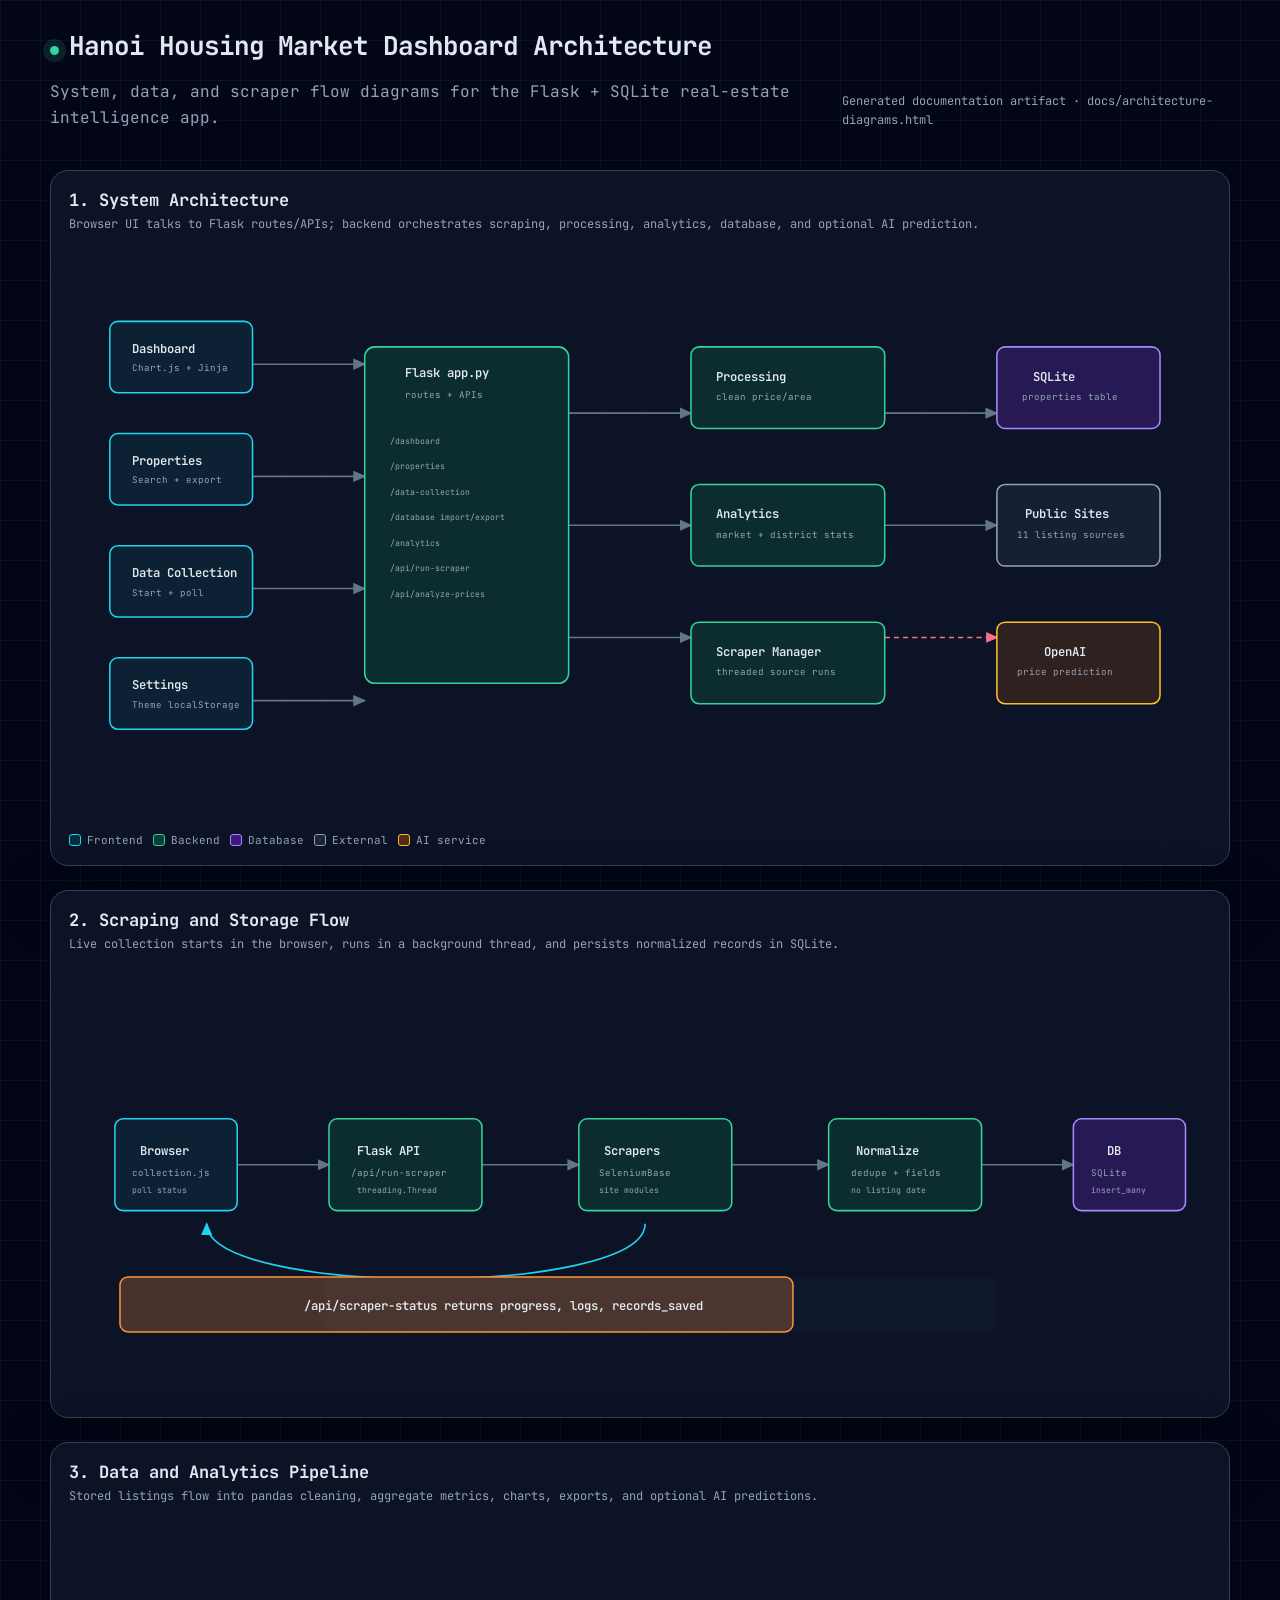
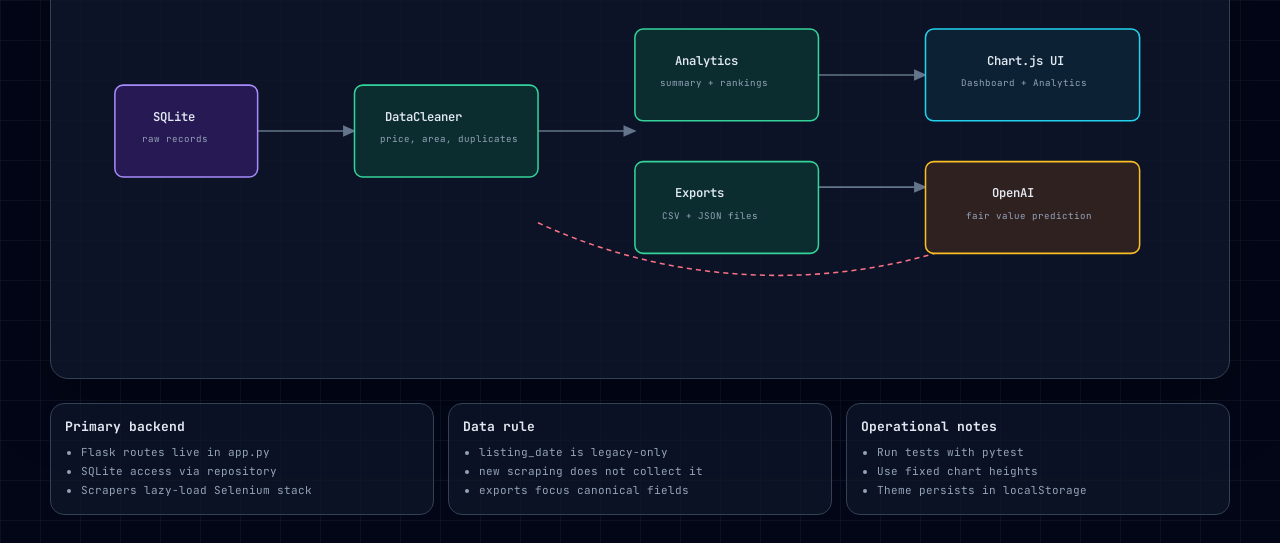
<file: housing-market-dashboard/docs/architecture-diagrams.html>
<!doctype html>
<html lang="en">

<head>
  <meta charset="utf-8" />
  <meta name="viewport" content="width=device-width, initial-scale=1" />
  <title>Hanoi Housing Market Dashboard · Architecture Diagrams</title>
  <style>
    @import url('https://fonts.googleapis.com/css2?family=JetBrains+Mono:wght@400;600;700&display=swap');

    :root {
      --bg: #020617;
      --panel: #0f172a;
      --line: #1e293b;
      --text: #e2e8f0;
      --muted: #94a3b8;
      --cyan: #22d3ee;
      --green: #34d399;
      --violet: #a78bfa;
      --amber: #fbbf24;
      --rose: #fb7185;
      --orange: #fb923c;
    }

    * {
      box-sizing: border-box
    }

    body {
      margin: 0;
      background: var(--bg);
      color: var(--text);
      font-family: 'JetBrains Mono', monospace;
      padding: 28px;
      background-image: linear-gradient(#1e293b55 1px, transparent 1px), linear-gradient(90deg, #1e293b55 1px, transparent 1px);
      background-size: 40px 40px;
    }

    header {
      max-width: 1180px;
      margin: 0 auto 24px;
      display: flex;
      justify-content: space-between;
      gap: 20px;
      align-items: flex-end
    }

    h1 {
      margin: 0;
      font-size: 26px;
      letter-spacing: -.04em
    }

    p {
      color: var(--muted);
      line-height: 1.6
    }

    .dot {
      display: inline-block;
      width: 9px;
      height: 9px;
      border-radius: 50%;
      background: var(--green);
      box-shadow: 0 0 0 7px #34d39922;
      margin-right: 10px;
      animation: pulse 1.8s infinite
    }

    @keyframes pulse {
      50% {
        box-shadow: 0 0 0 12px #34d39900
      }
    }

    .wrap {
      max-width: 1180px;
      margin: 0 auto;
      display: grid;
      gap: 24px
    }

    .diagram {
      background: rgba(15, 23, 42, .82);
      border: 1px solid #334155;
      border-radius: 18px;
      padding: 18px;
      box-shadow: 0 24px 70px rgba(0, 0, 0, .28)
    }

    h2 {
      margin: 0 0 4px;
      font-size: 17px
    }

    .sub {
      margin: 0 0 16px;
      font-size: 12px
    }

    .cards {
      display: grid;
      grid-template-columns: repeat(3, 1fr);
      gap: 14px
    }

    .card {
      background: rgba(15, 23, 42, .72);
      border: 1px solid #334155;
      border-radius: 14px;
      padding: 14px
    }

    .card h3 {
      font-size: 13px;
      margin: 0 0 8px
    }

    .card ul {
      margin: 0;
      padding-left: 16px;
      color: var(--muted);
      font-size: 11px;
      line-height: 1.7
    }

    .legend {
      display: flex;
      flex-wrap: wrap;
      gap: 10px;
      margin-top: 12px;
      font-size: 11px;
      color: var(--muted)
    }

    .legend span {
      display: inline-flex;
      align-items: center;
      gap: 6px
    }

    .sw {
      width: 12px;
      height: 12px;
      border-radius: 3px;
      display: inline-block
    }

    .front {
      background: rgba(8, 51, 68, .8);
      border: 1px solid var(--cyan)
    }

    .back {
      background: rgba(6, 78, 59, .8);
      border: 1px solid var(--green)
    }

    .db {
      background: rgba(76, 29, 149, .8);
      border: 1px solid var(--violet)
    }

    .ext {
      background: rgba(30, 41, 59, .9);
      border: 1px solid var(--muted)
    }

    .ai {
      background: rgba(120, 53, 15, .7);
      border: 1px solid var(--amber)
    }

    svg {
      width: 100%;
      height: auto;
      display: block
    }

    .label {
      font: 600 12px 'JetBrains Mono';
      fill: #e2e8f0
    }

    .small {
      font: 400 9px 'JetBrains Mono';
      fill: #94a3b8
    }

    .tiny {
      font: 400 8px 'JetBrains Mono';
      fill: #94a3b8
    }

    .box-bg {
      fill: #0f172a
    }

    .frontend {
      fill: rgba(8, 51, 68, .4);
      stroke: #22d3ee;
      stroke-width: 1.5
    }

    .backend {
      fill: rgba(6, 78, 59, .4);
      stroke: #34d399;
      stroke-width: 1.5
    }

    .database {
      fill: rgba(76, 29, 149, .4);
      stroke: #a78bfa;
      stroke-width: 1.5
    }

    .external {
      fill: rgba(30, 41, 59, .55);
      stroke: #94a3b8;
      stroke-width: 1.5
    }

    .cloud {
      fill: rgba(120, 53, 15, .32);
      stroke: #fbbf24;
      stroke-width: 1.5
    }

    .bus {
      fill: rgba(251, 146, 60, .25);
      stroke: #fb923c;
      stroke-width: 1.5
    }

    .arrow {
      stroke: #64748b;
      stroke-width: 1.6;
      fill: none;
      marker-end: url(#arrow)
    }

    .arrow2 {
      stroke: #22d3ee;
      stroke-width: 1.6;
      fill: none;
      marker-end: url(#arrowC)
    }

    .dash {
      stroke: #fb7185;
      stroke-width: 1.5;
      fill: none;
      stroke-dasharray: 5 4;
      marker-end: url(#arrowR)
    }

    @media(max-width:800px) {
      body {
        padding: 16px
      }

      header {
        display: block
      }

      .cards {
        grid-template-columns: 1fr
      }
    }
  </style>
</head>

<body>
  <header>
    <div>
      <h1><span class="dot"></span>Hanoi Housing Market Dashboard Architecture</h1>
      <p>System, data, and scraper flow diagrams for the Flask + SQLite real-estate intelligence app.</p>
    </div>
    <p class="sub">Generated documentation artifact · docs/architecture-diagrams.html</p>
  </header>
  <main class="wrap">
    <section class="diagram">
      <h2>1. System Architecture</h2>
      <p class="sub">Browser UI talks to Flask routes/APIs; backend orchestrates scraping, processing, analytics,
        database, and optional AI prediction.</p>
      <svg viewBox="0 0 1120 560" role="img" aria-label="System architecture diagram">
        <defs>
          <marker id="arrow" markerWidth="8" markerHeight="8" refX="7" refY="3.5" orient="auto">
            <polygon points="0 0,8 3.5,0 7" fill="#64748b" />
          </marker>
          <marker id="arrowC" markerWidth="8" markerHeight="8" refX="7" refY="3.5" orient="auto">
            <polygon points="0 0,8 3.5,0 7" fill="#22d3ee" />
          </marker>
          <marker id="arrowR" markerWidth="8" markerHeight="8" refX="7" refY="3.5" orient="auto">
            <polygon points="0 0,8 3.5,0 7" fill="#fb7185" />
          </marker>
        </defs>
        <path class="arrow" d="M180 112 H290" />
        <path class="arrow" d="M180 222 H290" />
        <path class="arrow" d="M180 332 H290" />
        <path class="arrow" d="M180 442 H290" />
        <path class="arrow" d="M490 160 H610" />
        <path class="arrow" d="M490 270 H610" />
        <path class="arrow" d="M490 380 H610" />
        <path class="arrow" d="M800 160 H910" />
        <path class="arrow" d="M800 270 H910" />
        <path class="dash" d="M800 380 H910" />
        <rect class="box-bg" x="40" y="70" width="140" height="70" rx="8" />
        <rect class="frontend" x="40" y="70" width="140" height="70" rx="8" /><text class="label" x="62"
          y="101">Dashboard</text><text class="small" x="62" y="119">Chart.js + Jinja</text>
        <rect class="box-bg" x="40" y="180" width="140" height="70" rx="8" />
        <rect class="frontend" x="40" y="180" width="140" height="70" rx="8" /><text class="label" x="62"
          y="211">Properties</text><text class="small" x="62" y="229">Search + export</text>
        <rect class="box-bg" x="40" y="290" width="140" height="70" rx="8" />
        <rect class="frontend" x="40" y="290" width="140" height="70" rx="8" /><text class="label" x="62" y="321">Data
          Collection</text><text class="small" x="62" y="339">Start + poll</text>
        <rect class="box-bg" x="40" y="400" width="140" height="70" rx="8" />
        <rect class="frontend" x="40" y="400" width="140" height="70" rx="8" /><text class="label" x="62"
          y="431">Settings</text><text class="small" x="62" y="449">Theme localStorage</text>
        <rect class="box-bg" x="290" y="95" width="200" height="330" rx="10" />
        <rect class="backend" x="290" y="95" width="200" height="330" rx="10" /><text class="label" x="330"
          y="125">Flask app.py</text><text class="small" x="330" y="145">routes + APIs</text><text class="tiny" x="315"
          y="190">/dashboard</text><text class="tiny" x="315" y="215">/properties</text><text class="tiny" x="315"
          y="240">/data-collection</text><text class="tiny" x="315" y="265">/database import/export</text><text
          class="tiny" x="315" y="290">/analytics</text><text class="tiny" x="315" y="315">/api/run-scraper</text><text
          class="tiny" x="315" y="340">/api/analyze-prices</text>
        <rect class="box-bg" x="610" y="95" width="190" height="80" rx="8" />
        <rect class="backend" x="610" y="95" width="190" height="80" rx="8" /><text class="label" x="635"
          y="128">Processing</text><text class="small" x="635" y="147">clean price/area</text>
        <rect class="box-bg" x="610" y="230" width="190" height="80" rx="8" />
        <rect class="backend" x="610" y="230" width="190" height="80" rx="8" /><text class="label" x="635"
          y="263">Analytics</text><text class="small" x="635" y="282">market + district stats</text>
        <rect class="box-bg" x="610" y="365" width="190" height="80" rx="8" />
        <rect class="backend" x="610" y="365" width="190" height="80" rx="8" /><text class="label" x="635"
          y="398">Scraper Manager</text><text class="small" x="635" y="417">threaded source runs</text>
        <rect class="box-bg" x="910" y="95" width="160" height="80" rx="8" />
        <rect class="database" x="910" y="95" width="160" height="80" rx="8" /><text class="label" x="945"
          y="128">SQLite</text><text class="small" x="935" y="147">properties table</text>
        <rect class="box-bg" x="910" y="230" width="160" height="80" rx="8" />
        <rect class="external" x="910" y="230" width="160" height="80" rx="8" /><text class="label" x="938"
          y="263">Public Sites</text><text class="small" x="930" y="282">11 listing sources</text>
        <rect class="box-bg" x="910" y="365" width="160" height="80" rx="8" />
        <rect class="cloud" x="910" y="365" width="160" height="80" rx="8" /><text class="label" x="956"
          y="398">OpenAI</text><text class="small" x="930" y="417">price prediction</text>
      </svg>
      <div class="legend"><span><i class="sw front"></i>Frontend</span><span><i
            class="sw back"></i>Backend</span><span><i class="sw db"></i>Database</span><span><i
            class="sw ext"></i>External</span><span><i class="sw ai"></i>AI service</span></div>
    </section>

    <section class="diagram">
      <h2>2. Scraping and Storage Flow</h2>
      <p class="sub">Live collection starts in the browser, runs in a background thread, and persists normalized records
        in SQLite.</p>
      <svg viewBox="0 0 1120 420" role="img" aria-label="Scraping and storage flow diagram">
        <defs>
          <marker id="arrowS" markerWidth="8" markerHeight="8" refX="7" refY="3.5" orient="auto">
            <polygon points="0 0,8 3.5,0 7" fill="#64748b" />
          </marker>
        </defs>
        <path class="arrow" marker-end="url(#arrowS)" d="M165 190 H255" />
        <path class="arrow" marker-end="url(#arrowS)" d="M405 190 H500" />
        <path class="arrow" marker-end="url(#arrowS)" d="M650 190 H745" />
        <path class="arrow" marker-end="url(#arrowS)" d="M895 190 H985" />
        <path class="arrow2" marker-end="url(#arrowS)" d="M565 248 C565 320 135 320 135 248" />
        <rect class="box-bg" x="45" y="145" width="120" height="90" rx="8" />
        <rect class="frontend" x="45" y="145" width="120" height="90" rx="8" /><text class="label" x="70"
          y="180">Browser</text><text class="small" x="62" y="201">collection.js</text><text class="tiny" x="62"
          y="218">poll status</text>
        <rect class="box-bg" x="255" y="145" width="150" height="90" rx="8" />
        <rect class="backend" x="255" y="145" width="150" height="90" rx="8" /><text class="label" x="282" y="180">Flask
          API</text><text class="small" x="277" y="201">/api/run-scraper</text><text class="tiny" x="282"
          y="218">threading.Thread</text>
        <rect class="box-bg" x="500" y="145" width="150" height="90" rx="8" />
        <rect class="backend" x="500" y="145" width="150" height="90" rx="8" /><text class="label" x="525"
          y="180">Scrapers</text><text class="small" x="520" y="201">SeleniumBase</text><text class="tiny" x="520"
          y="218">site modules</text>
        <rect class="box-bg" x="745" y="145" width="150" height="90" rx="8" />
        <rect class="backend" x="745" y="145" width="150" height="90" rx="8" /><text class="label" x="772"
          y="180">Normalize</text><text class="small" x="767" y="201">dedupe + fields</text><text class="tiny" x="767"
          y="218">no listing date</text>
        <rect class="box-bg" x="985" y="145" width="110" height="90" rx="8" />
        <rect class="database" x="985" y="145" width="110" height="90" rx="8" /><text class="label" x="1018"
          y="180">DB</text><text class="small" x="1002" y="201">SQLite</text><text class="tiny" x="1002"
          y="218">insert_many</text>
        <rect class="box-bg" x="250" y="300" width="660" height="54" rx="8" />
        <rect class="bus" x="50" y="300" width="660" height="54" rx="8" /><text class="label" x="230"
          y="332">/api/scraper-status returns progress, logs, records_saved</text>
      </svg>
    </section>

    <section class="diagram">
      <h2>3. Data and Analytics Pipeline</h2>
      <p class="sub">Stored listings flow into pandas cleaning, aggregate metrics, charts, exports, and optional AI
        predictions.</p>
      <svg viewBox="0 0 1120 430" role="img" aria-label="Data and analytics pipeline diagram">
        <defs>
          <marker id="arrowP" markerWidth="8" markerHeight="8" refX="7" refY="3.5" orient="auto">
            <polygon points="0 0,8 3.5,0 7" fill="#64748b" />
          </marker>
        </defs>
        <path class="arrow" marker-end="url(#arrowP)" d="M185 205 H280" />
        <path class="arrow" marker-end="url(#arrowP)" d="M460 205 H555" />
        <path class="arrow" marker-end="url(#arrowP)" d="M735 150 H840" />
        <path class="arrow" marker-end="url(#arrowP)" d="M735 260 H840" />
        <path class="dash" marker-end="url(#arrowP)" d="M460 295 C600 360 755 360 880 315" />
        <rect class="box-bg" x="45" y="160" width="140" height="90" rx="8" />
        <rect class="database" x="45" y="160" width="140" height="90" rx="8" /><text class="label" x="82"
          y="195">SQLite</text><text class="small" x="72" y="216">raw records</text>
        <rect class="box-bg" x="280" y="160" width="180" height="90" rx="8" />
        <rect class="backend" x="280" y="160" width="180" height="90" rx="8" /><text class="label" x="310"
          y="195">DataCleaner</text><text class="small" x="305" y="216">price, area, duplicates</text>
        <rect class="box-bg" x="555" y="105" width="180" height="90" rx="8" />
        <rect class="backend" x="555" y="105" width="180" height="90" rx="8" /><text class="label" x="594"
          y="140">Analytics</text><text class="small" x="580" y="161">summary + rankings</text>
        <rect class="box-bg" x="555" y="235" width="180" height="90" rx="8" />
        <rect class="backend" x="555" y="235" width="180" height="90" rx="8" /><text class="label" x="594"
          y="270">Exports</text><text class="small" x="582" y="291">CSV + JSON files</text>
        <rect class="box-bg" x="840" y="105" width="210" height="90" rx="8" />
        <rect class="frontend" x="840" y="105" width="210" height="90" rx="8" /><text class="label" x="900"
          y="140">Chart.js UI</text><text class="small" x="875" y="161">Dashboard + Analytics</text>
        <rect class="box-bg" x="840" y="235" width="210" height="90" rx="8" />
        <rect class="cloud" x="840" y="235" width="210" height="90" rx="8" /><text class="label" x="905"
          y="270">OpenAI</text><text class="small" x="880" y="291">fair value prediction</text>
      </svg>
    </section>

    <section class="cards">
      <div class="card">
        <h3>Primary backend</h3>
        <ul>
          <li>Flask routes live in app.py</li>
          <li>SQLite access via repository</li>
          <li>Scrapers lazy-load Selenium stack</li>
        </ul>
      </div>
      <div class="card">
        <h3>Data rule</h3>
        <ul>
          <li>listing_date is legacy-only</li>
          <li>new scraping does not collect it</li>
          <li>exports focus canonical fields</li>
        </ul>
      </div>
      <div class="card">
        <h3>Operational notes</h3>
        <ul>
          <li>Run tests with pytest</li>
          <li>Use fixed chart heights</li>
          <li>Theme persists in localStorage</li>
        </ul>
      </div>
    </section>
  </main>
</body>

</html>
</file>
